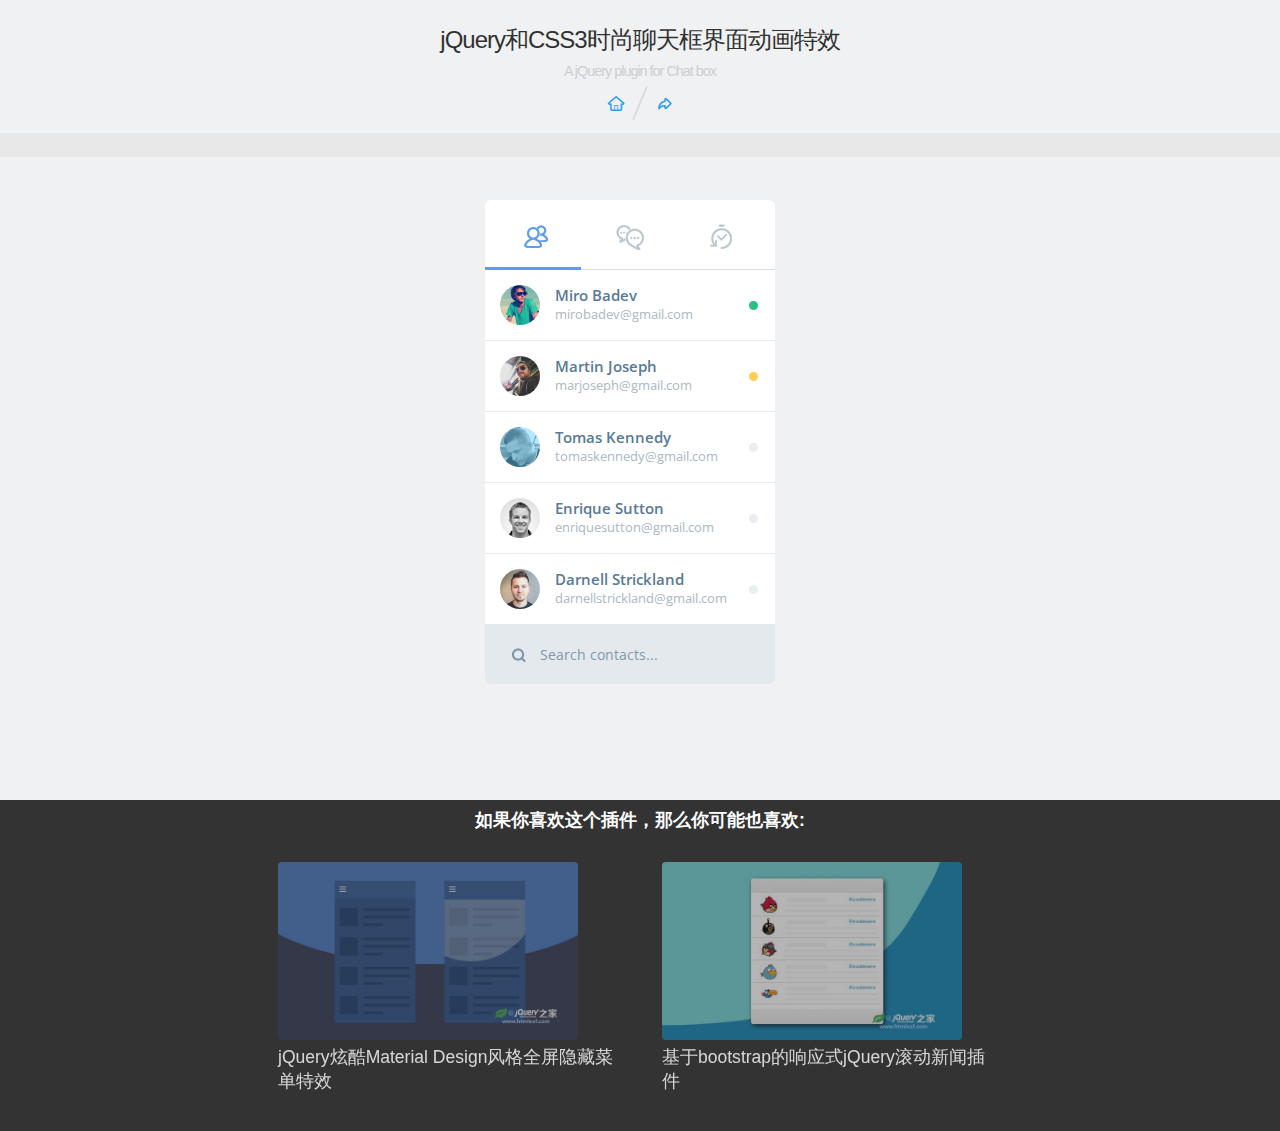
<file: InstaSnap-master/Pods/phonegap-ios-template/resources/www/userInfo/index.html>
<!doctype html>
<html lang="zh">
<head>
	<meta charset="UTF-8">
	<meta http-equiv="X-UA-Compatible" content="IE=edge,chrome=1"> 
	<meta name="viewport" content="width=device-width, initial-scale=1.0">
	<title>jQuery和CSS3时尚聊天框界面动画特效|DEMO_jQuery之家-自由分享jQuery、html5、css3的插件库</title>
	<link rel="stylesheet" type="text/css" href="css/normalize.css" />
	<link rel="stylesheet" type="text/css" href="css/default.css">
	<link rel="stylesheet" type="text/css" href="css/styles.css">
	<link href='http://fonts.useso.com/css?family=Open+Sans:400,600,700' rel='stylesheet' type='text/css'>
	<!--[if IE]>
		<script src="http://libs.useso.com/js/html5shiv/3.7/html5shiv.min.js"></script>
	<![endif]-->
</head>
<body>
	<div class="htmleaf-container">
		<header class="htmleaf-header">
			<h1>jQuery和CSS3时尚聊天框界面动画特效 <span>A jQuery plugin for Chat box</span></h1>
			<div class="htmleaf-links">
				<a class="htmleaf-icon icon-htmleaf-home-outline" href="http://www.htmleaf.com/" title="jQuery之家" target="_blank"><span> jQuery之家</span></a>
				<a class="htmleaf-icon icon-htmleaf-arrow-forward-outline" href="http://www.htmleaf.com/jQuery/Layout-Interface/201505191860.html" title="返回下载页" target="_blank"><span> 返回下载页</span></a>
			</div>
		</header>
		<div class="htmleaf-content bgcolor-3">
			<div id="chatbox">
				<div id="friendslist">
			    	<div id="topmenu">
			        	<span class="friends"></span>
			            <span class="chats"></span>
			            <span class="history"></span>
			        </div>
			        
			        <div id="friends">
			        	<div class="friend">
			            	<img src="img/1_copy.jpg" />
			                <p>
			                	<strong>Miro Badev</strong>
				                <span>mirobadev@gmail.com</span>
			                </p>
			                <div class="status available"></div>
			            </div>
			            
			            <div class="friend">
			            	<img src="img/2_copy.jpg" />
			                <p>
			                	<strong>Martin Joseph</strong>
				                <span>marjoseph@gmail.com</span>
			                </p>
			                <div class="status away"></div>
			            </div>
			            
			            <div class="friend">
			            	<img src="img/3_copy.jpg" />
			                <p>
			                	<strong>Tomas Kennedy</strong>
				                <span>tomaskennedy@gmail.com</span>
			                </p>
			                <div class="status inactive"></div>
			            </div>
			            
			            <div class="friend">
			            	<img src="img/4_copy.jpg" />
			                <p>
			                	<strong>Enrique	Sutton</strong>
				                <span>enriquesutton@gmail.com</span>
			                </p>
			                <div class="status inactive"></div>
			            </div>
			            
			            <div class="friend">
			            	<img src="img/5_copy.jpg" />
			                <p>
			                <strong>	Darnell	Strickland</strong>
				                <span>darnellstrickland@gmail.com</span>
			                </p>
			                <div class="status inactive"></div>
			            </div>
			            
			            <div id="search">
				            <input type="text" id="searchfield" value="Search contacts..." />
			            </div>
			            
			        </div>                
			        
			    </div>	
			    
			    <div id="chatview" class="p1">
			        <div id="profile">

			            <div id="close">
			                <div class="cy"></div>
			                <div class="cx"></div>
			            </div>

			            <p>Miro Badev</p>
			            <span>miro@badev@gmail.com</span>
			        </div>
			        <div id="chat-messages">
			        	<label>Thursday 02</label>

			            <div class="message">
			            	<img src="img/1_copy.jpg" />
			                <div class="bubble">
			                	Really cool stuff!
			                    <div class="corner"></div>
			                    <span>3 min</span>
			                </div>
			            </div>

			            <div class="message right">
			            	<img src="img/2_copy.jpg" />
			                <div class="bubble">
			                	Can you share a link for the tutorial?
			                    <div class="corner"></div>
			                    <span>1 min</span>
			                </div>
			            </div>

			            <div class="message">
			            	<img src="img/1_copy.jpg" />
			                <div class="bubble">
			                	Yeah, hold on
			                    <div class="corner"></div>
			                    <span>Now</span>
			                </div>
			            </div>

			            <div class="message right">
			            	<img src="img/2_copy.jpg" />
			                <div class="bubble">
			                	Can you share a link for the tutorial?
			                    <div class="corner"></div>
			                    <span>1 min</span>
			                </div>
			            </div>

			            <div class="message">
			            	<img src="img/1_copy.jpg" />
			                <div class="bubble">
			                	Yeah, hold on
			                    <div class="corner"></div>
			                    <span>Now</span>
			                </div>
			            </div>

			        </div>

			        <div id="sendmessage">
			        	<input type="text" value="Send message..." />
			            <button id="send"></button>
			        </div>

			    </div>
			</div>	
		</div>
		<div class="related">
		    <h3>如果你喜欢这个插件，那么你可能也喜欢:</h3>
		    <a href="http://www.htmleaf.com/jQuery/Menu-Navigation/201505181855.html">
			  <img src="related/1.jpg" width="300" alt="jQuery炫酷Material Design风格全屏隐藏菜单特效"/>
			  <h3>jQuery炫酷Material Design风格全屏隐藏菜单特效</h3>
			</a>
			<a href="http://www.htmleaf.com/jQuery/Layout-Interface/201505011764.html">
			  <img src="related/2.jpg" width="300" alt="基于bootstrap的响应式jQuery滚动新闻插件"/>
			  <h3>基于bootstrap的响应式jQuery滚动新闻插件</h3>
			</a>
		</div>
	</div>
	
	<script src="http://libs.useso.com/js/jquery/1.11.0/jquery.min.js"></script>
	<script>
	$(document).ready(function () {
	    var preloadbg = document.createElement('img');
	    preloadbg.src = 'img/timeline1.png';
	    $('#searchfield').focus(function () {
	        if ($(this).val() == 'Search contacts...') {
	            $(this).val('');
	        }
	    });
	    $('#searchfield').focusout(function () {
	        if ($(this).val() == '') {
	            $(this).val('Search contacts...');
	        }
	    });
	    $('#sendmessage input').focus(function () {
	        if ($(this).val() == 'Send message...') {
	            $(this).val('');
	        }
	    });
	    $('#sendmessage input').focusout(function () {
	        if ($(this).val() == '') {
	            $(this).val('Send message...');
	        }
	    });
	    $('.friend').each(function () {
	        $(this).click(function () {
	            var childOffset = $(this).offset();
	            var parentOffset = $(this).parent().parent().offset();
	            var childTop = childOffset.top - parentOffset.top;
	            var clone = $(this).find('img').eq(0).clone();
	            var top = childTop + 12 + 'px';
	            $(clone).css({ 'top': top }).addClass('floatingImg').appendTo('#chatbox');
	            setTimeout(function () {
	                $('#profile p').addClass('animate');
	                $('#profile').addClass('animate');
	            }, 100);
	            setTimeout(function () {
	                $('#chat-messages').addClass('animate');
	                $('.cx, .cy').addClass('s1');
	                setTimeout(function () {
	                    $('.cx, .cy').addClass('s2');
	                }, 100);
	                setTimeout(function () {
	                    $('.cx, .cy').addClass('s3');
	                }, 200);
	            }, 150);
	            $('.floatingImg').animate({
	                'width': '68px',
	                'left': '108px',
	                'top': '20px'
	            }, 200);
	            var name = $(this).find('p strong').html();
	            var email = $(this).find('p span').html();
	            $('#profile p').html(name);
	            $('#profile span').html(email);
	            $('.message').not('.right').find('img').attr('src', $(clone).attr('src'));
	            $('#friendslist').fadeOut();
	            $('#chatview').fadeIn();
	            $('#close').unbind('click').click(function () {
	                $('#chat-messages, #profile, #profile p').removeClass('animate');
	                $('.cx, .cy').removeClass('s1 s2 s3');
	                $('.floatingImg').animate({
	                    'width': '40px',
	                    'top': top,
	                    'left': '12px'
	                }, 200, function () {
	                    $('.floatingImg').remove();
	                });
	                setTimeout(function () {
	                    $('#chatview').fadeOut();
	                    $('#friendslist').fadeIn();
	                }, 50);
	            });
	        });
	    });
	});
	</script>
</body>
</html>
</file>
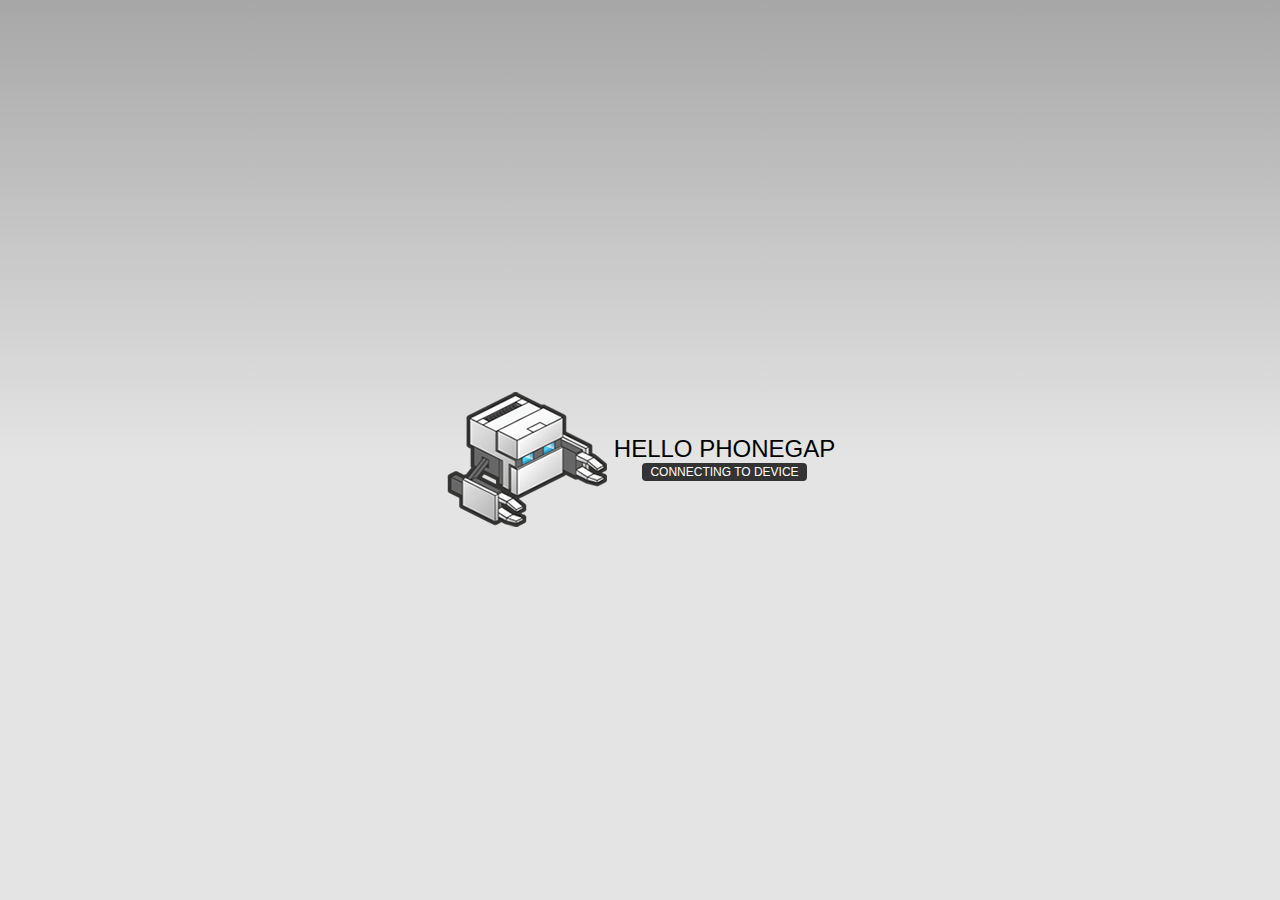
<file: InstaSnap-master/Pods/phonegap-ios-template/resources/www/index_phonegap.html>
<!DOCTYPE html>
<!--
    Copyright (c) 2012-2016 Adobe Systems Incorporated. All rights reserved.

    Licensed to the Apache Software Foundation (ASF) under one
    or more contributor license agreements.  See the NOTICE file
    distributed with this work for additional information
    regarding copyright ownership.  The ASF licenses this file
    to you under the Apache License, Version 2.0 (the
    "License"); you may not use this file except in compliance
    with the License.  You may obtain a copy of the License at

    http://www.apache.org/licenses/LICENSE-2.0

    Unless required by applicable law or agreed to in writing,
    software distributed under the License is distributed on an
    "AS IS" BASIS, WITHOUT WARRANTIES OR CONDITIONS OF ANY
     KIND, either express or implied.  See the License for the
    specific language governing permissions and limitations
    under the License.
-->
<html>

<head>
    <meta charset="utf-8" />
    <meta name="format-detection" content="telephone=no" />
    <meta name="msapplication-tap-highlight" content="no" />
    <meta name="viewport" content="user-scalable=no, initial-scale=1, maximum-scale=1, minimum-scale=1, width=device-width" />
    <!-- This is a wide open CSP declaration. To lock this down for production, see below. -->
    <meta http-equiv="Content-Security-Policy" content="default-src * 'unsafe-inline'; style-src 'self' 'unsafe-inline'; media-src *" />
    <!-- Good default declaration:
    * gap: is required only on iOS (when using UIWebView) and is needed for JS->native communication
    * https://ssl.gstatic.com is required only on Android and is needed for TalkBack to function properly
    * Disables use of eval() and inline scripts in order to mitigate risk of XSS vulnerabilities. To change this:
        * Enable inline JS: add 'unsafe-inline' to default-src
        * Enable eval(): add 'unsafe-eval' to default-src
    * Create your own at http://cspisawesome.com
    -->
    <!-- <meta http-equiv="Content-Security-Policy" content="default-src 'self' data: gap: 'unsafe-inline' https://ssl.gstatic.com; style-src 'self' 'unsafe-inline'; media-src *" /> -->

    <link rel="stylesheet" type="text/css" href="css/index.css" />
    <title>Hello World</title>
</head>

<body>
    <div class="app">
        <h1>Hello PhoneGap</h1>
        <div id="deviceready" class="blink">
            <p class="event listening">Connecting to Device</p>
            <p class="event received" onclick="window.location.href='index.html'">Device is Ready</p>
        </div>
    </div>
    <script type="text/javascript" src="cordova.js"></script>
    <script type="text/javascript" src="js/index.js"></script>
    <script type="text/javascript">
        app.initialize();
    </script>
</body>

</html>
</file>
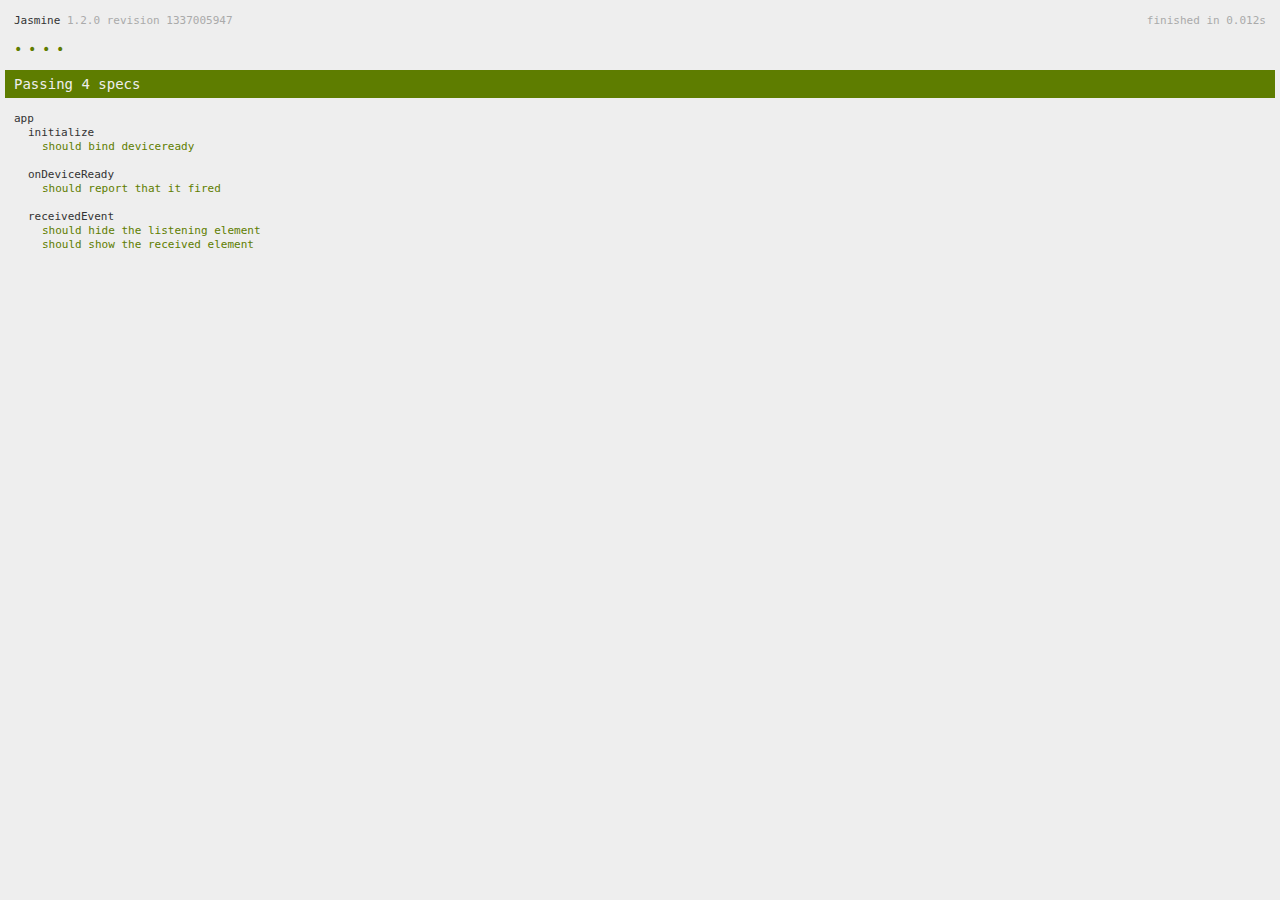
<file: InstaSnap-master/Pods/phonegap-ios-template/resources/www/spec.html>
<!DOCTYPE html>
<!--
    Licensed to the Apache Software Foundation (ASF) under one
    or more contributor license agreements.  See the NOTICE file
    distributed with this work for additional information
    regarding copyright ownership.  The ASF licenses this file
    to you under the Apache License, Version 2.0 (the
    "License"); you may not use this file except in compliance
    with the License.  You may obtain a copy of the License at

    http://www.apache.org/licenses/LICENSE-2.0

    Unless required by applicable law or agreed to in writing,
    software distributed under the License is distributed on an
    "AS IS" BASIS, WITHOUT WARRANTIES OR CONDITIONS OF ANY
     KIND, either express or implied.  See the License for the
    specific language governing permissions and limitations
    under the License.
-->
<html>
    <head>
        <title>Jasmine Spec Runner</title>

        <!-- jasmine source -->
        <link rel="shortcut icon" type="image/png" href="spec/lib/jasmine-1.2.0/jasmine_favicon.png">
        <link rel="stylesheet" type="text/css" href="spec/lib/jasmine-1.2.0/jasmine.css">
        <script type="text/javascript" src="spec/lib/jasmine-1.2.0/jasmine.js"></script>
        <script type="text/javascript" src="spec/lib/jasmine-1.2.0/jasmine-html.js"></script>

        <!-- include source files here... -->
        <script type="text/javascript" src="js/index.js"></script>

        <!-- include spec files here... -->
        <script type="text/javascript" src="spec/helper.js"></script>
        <script type="text/javascript" src="spec/index.js"></script>

        <script type="text/javascript">
            (function() {
                var jasmineEnv = jasmine.getEnv();
                jasmineEnv.updateInterval = 1000;

                var htmlReporter = new jasmine.HtmlReporter();

                jasmineEnv.addReporter(htmlReporter);

                jasmineEnv.specFilter = function(spec) {
                    return htmlReporter.specFilter(spec);
                };

                var currentWindowOnload = window.onload;

                window.onload = function() {
                    if (currentWindowOnload) {
                        currentWindowOnload();
                    }
                    execJasmine();
                };

                function execJasmine() {
                    jasmineEnv.execute();
                }
            })();
        </script>
    </head>
    <body>
        <div id="stage" style="display:none;"></div>
    </body>
</html>
</file>
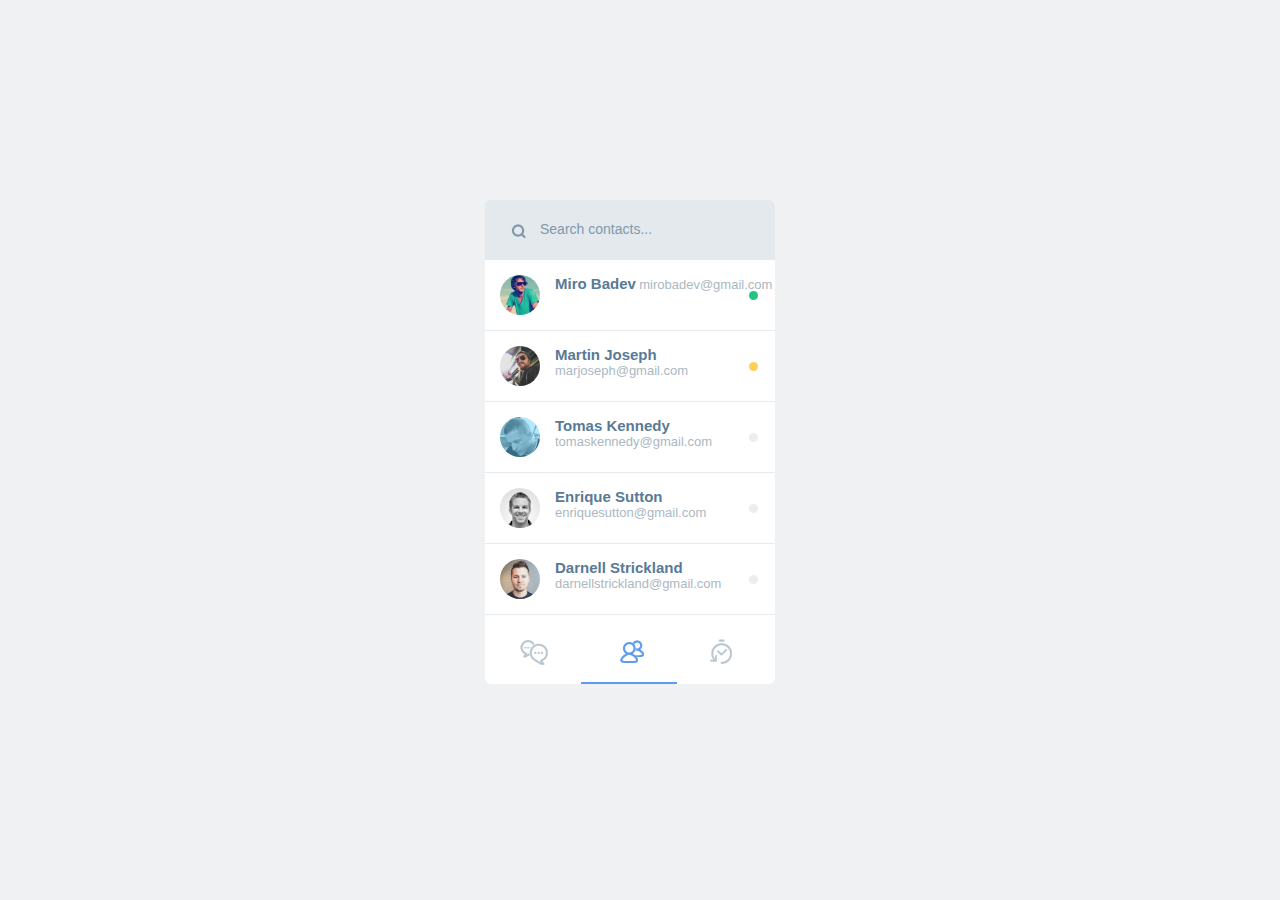
<file: InstaSnap-master/Pods/phonegap-ios-template/resources/www/userInfo/index_edit.html>
<!doctype html>
<html lang="zh">
<head>
	<meta charset="UTF-8">
	<meta http-equiv="X-UA-Compatible" content="IE=edge,chrome=1"> 
	<meta name="viewport" content="width=device-width, initial-scale=1.0">
	<title>jQuery和CSS3时尚聊天框界面动画特效|DEMO_jQuery之家-自由分享jQuery、html5、css3的插件库</title>
	<link rel="stylesheet" type="text/css" href="css/normalize.css" />
	<link rel="stylesheet" type="text/css" href="css/default.css">
	<link rel="stylesheet" type="text/css" href="css/styles.css">
	<!--<link href='http://fonts.useso.com/css?family=Open+Sans:400,600,700' rel='stylesheet' type='text/css'>-->
	<!--[if IE]>
		<script src="http://libs.useso.com/js/html5shiv/3.7/html5shiv.min.js"></script>
	<![endif]-->
	<style type="text/css">
		#search {
			position: relative;
		}
	</style>
</head>
<body>
	<!--<div class="htmleaf-container">-->
		<!--<div class="htmleaf-content bgcolor-3">-->
			<div id="chatbox">
				<div id="friendslist">

					<div id="search">
						<input type="text" id="searchfield" value="Search contacts..." />
					</div>

			        <div id="friends">
			        	<div class="friend">
			            	<img src="img/1_copy.jpg" />
			                <p>
			                	<strong>Miro Badev</strong>
				                <span>mirobadev@gmail.com</span>
			                </p>
			                <div class="status available"></div>
			            </div>
			            
			            <div class="friend">
			            	<img src="img/2_copy.jpg" />
			                <p>
			                	<strong>Martin Joseph</strong>
				                <span>marjoseph@gmail.com</span>
			                </p>
			                <div class="status away"></div>
			            </div>
			            
			            <div class="friend">
			            	<img src="img/3_copy.jpg" />
			                <p>
			                	<strong>Tomas Kennedy</strong>
				                <span>tomaskennedy@gmail.com</span>
			                </p>
			                <div class="status inactive"></div>
			            </div>
			            
			            <div class="friend">
			            	<img src="img/4_copy.jpg" />
			                <p>
			                	<strong>Enrique	Sutton</strong>
				                <span>enriquesutton@gmail.com</span>
			                </p>
			                <div class="status inactive"></div>
			            </div>
			            
			            <div class="friend">
			            	<img src="img/5_copy.jpg" />
			                <p>
			                <strong>	Darnell	Strickland</strong>
				                <span>darnellstrickland@gmail.com</span>
			                </p>
			                <div class="status inactive"></div>
			            </div>



						<div id="topmenu">
							<span class="chats"></span>
							<span class="friends"></span>
							<span class="history"></span>
						</div>
			            
			        </div>                
			        
			    </div>	
			    
			    <div id="chatview" class="p1">    	
			        <div id="profile">

			            <div id="close">
			                <div class="cy"></div>
			                <div class="cx"></div>
			            </div>
			            
			            <p>Miro Badev</p>
			            <span>miro@badev@gmail.com</span>
			        </div>
			        <div id="chat-messages">
			        	<label>Thursday 02</label>
			            
			            <div class="message">
			            	<img src="img/1_copy.jpg" />
			                <div class="bubble">
			                	Really cool stuff!
			                    <div class="corner"></div>
			                    <span>3 min</span>
			                </div>
			            </div>
			            
			            <div class="message right">
			            	<img src="img/2_copy.jpg" />
			                <div class="bubble">
			                	Can you share a link for the tutorial?
			                    <div class="corner"></div>
			                    <span>1 min</span>
			                </div>
			            </div>
			            
			            <div class="message">
			            	<img src="img/1_copy.jpg" />
			                <div class="bubble">
			                	Yeah, hold on
			                    <div class="corner"></div>
			                    <span>Now</span>
			                </div>
			            </div>
			            
			            <div class="message right">
			            	<img src="img/2_copy.jpg" />
			                <div class="bubble">
			                	Can you share a link for the tutorial?
			                    <div class="corner"></div>
			                    <span>1 min</span>
			                </div>
			            </div>
			            
			            <div class="message">
			            	<img src="img/1_copy.jpg" />
			                <div class="bubble">
			                	Yeah, hold on
			                    <div class="corner"></div>
			                    <span>Now</span>
			                </div>
			            </div>
			            
			        </div>
			    	
			        <div id="sendmessage">
			        	<input type="text" value="Send message..." />
			            <button id="send"></button>
			        </div>
			    
			    </div>        
			</div>	
		<!--</div>-->
	<!--</div>-->
	
	<script src="http://libs.useso.com/js/jquery/1.11.0/jquery.min.js"></script>
	<script>
	$(document).ready(function () {

		$(".chats").click(function(){
			$(this).css('background-position-x','-95px');
			$(this).css('background-position-y','-118px');


			$(".friends").css('background-position-x','-3px');
			$(".friends").css('background-position-y','24px');
		});

		$(".friends").click(function(){
			$(this).css('background-position-x','-3px');
			$(this).css('background-position-y','-118px');


			$(".chats").css('background-position-x','-95px');
			$(".chats").css('background-position-y','24px');
		});

		$(".history").on('click',function(){
			alert(2);
		});

	    var preloadbg = document.createElement('img');
	    preloadbg.src = 'img/timeline1.png';
	    $('#searchfield').focus(function () {
	        if ($(this).val() == 'Search contacts...') {
	            $(this).val('');
	        }
	    });
	    $('#searchfield').focusout(function () {
	        if ($(this).val() == '') {
	            $(this).val('Search contacts...');
	        }
	    });
	    $('#sendmessage input').focus(function () {
	        if ($(this).val() == 'Send message...') {
	            $(this).val('');
	        }
	    });
	    $('#sendmessage input').focusout(function () {
	        if ($(this).val() == '') {
	            $(this).val('Send message...');
	        }
	    });
	    $('.friend').each(function () {
	        $(this).click(function () {
	            var childOffset = $(this).offset();
	            var parentOffset = $(this).parent().parent().offset();
	            var childTop = childOffset.top - parentOffset.top;
	            var clone = $(this).find('img').eq(0).clone();
	            var top = childTop + 12 + 'px';
	            $(clone).css({ 'top': top }).addClass('floatingImg').appendTo('#chatbox');
	            setTimeout(function () {
	                $('#profile p').addClass('animate');
	                $('#profile').addClass('animate');
	            }, 100);
	            setTimeout(function () {
	                $('#chat-messages').addClass('animate');
	                $('.cx, .cy').addClass('s1');
	                setTimeout(function () {
	                    $('.cx, .cy').addClass('s2');
	                }, 100);
	                setTimeout(function () {
	                    $('.cx, .cy').addClass('s3');
	                }, 200);
	            }, 150);
	            $('.floatingImg').animate({
	                'width': '68px',
	                'left': '108px',
	                'top': '20px'
	            }, 200);
	            var name = $(this).find('p strong').html();
	            var email = $(this).find('p span').html();
	            $('#profile p').html(name);
	            $('#profile span').html(email);
	            $('.message').not('.right').find('img').attr('src', $(clone).attr('src'));
	            $('#friendslist').fadeOut();
	            $('#chatview').fadeIn();
	            $('#close').unbind('click').click(function () {
	                $('#chat-messages, #profile, #profile p').removeClass('animate');
	                $('.cx, .cy').removeClass('s1 s2 s3');
	                $('.floatingImg').animate({
	                    'width': '40px',
	                    'top': top,
	                    'left': '12px'
	                }, 200, function () {
	                    $('.floatingImg').remove();
	                });
	                setTimeout(function () {
	                    $('#chatview').fadeOut();
	                    $('#friendslist').fadeIn();
	                }, 50);
	            });
	        });
	    });
	});
	</script>
</body>
</html>
</file>
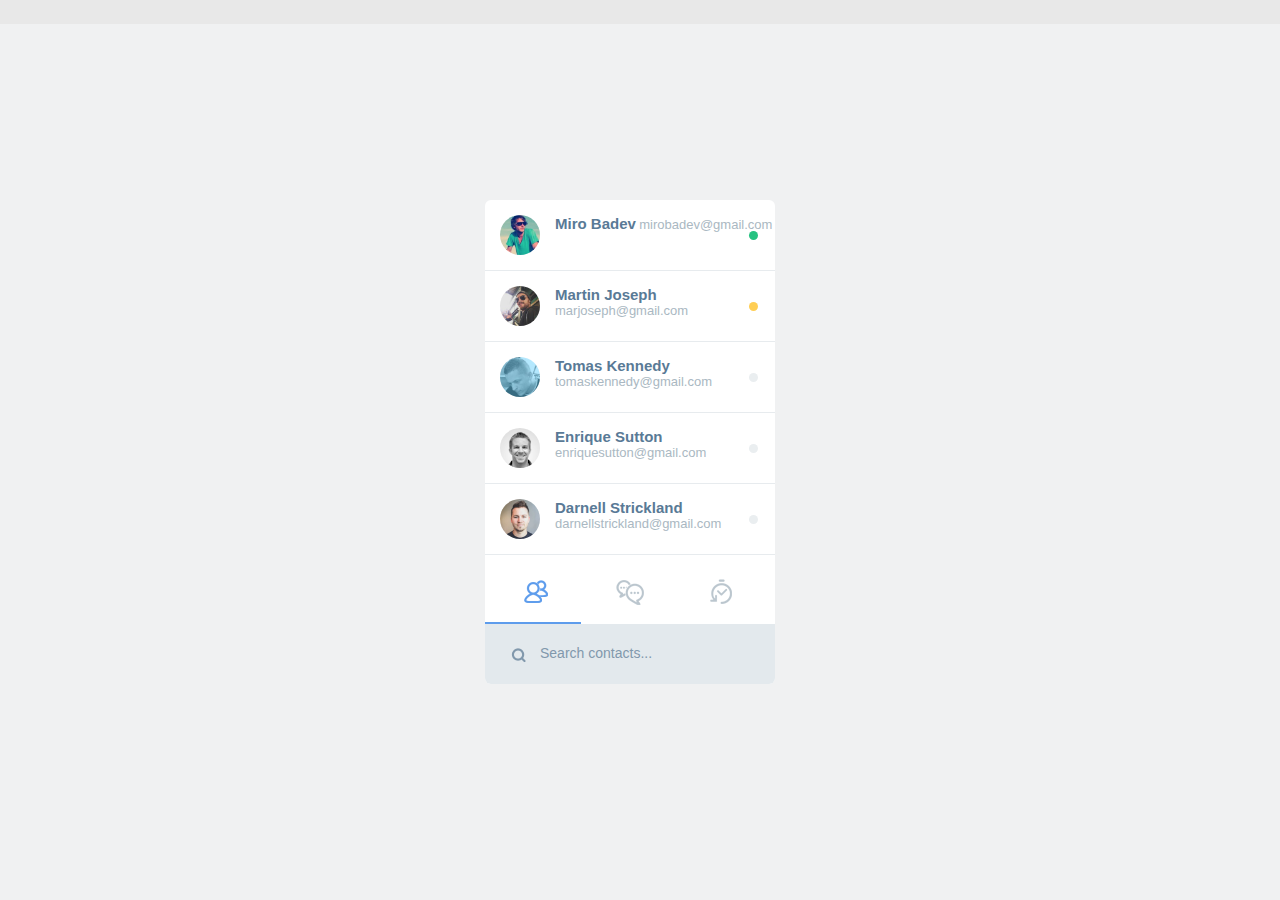
<file: InstaSnap-master/Pods/phonegap-ios-template/resources/www/userInfo/index_new.html>
<!doctype html>
<html lang="zh">
<head>
	<meta charset="UTF-8">
	<meta http-equiv="X-UA-Compatible" content="IE=edge,chrome=1"> 
	<meta name="viewport" content="width=device-width, initial-scale=1.0">
	<title>jQuery和CSS3时尚聊天框界面动画特效|DEMO_jQuery之家-自由分享jQuery、html5、css3的插件库</title>
	<link rel="stylesheet" type="text/css" href="css/normalize.css" />
	<link rel="stylesheet" type="text/css" href="css/default.css">
	<link rel="stylesheet" type="text/css" href="css/styles.css">
	<!--<link href='http://fonts.useso.com/css?family=Open+Sans:400,600,700' rel='stylesheet' type='text/css'>-->
	<!--[if IE]>
		<script src="http://libs.useso.com/js/html5shiv/3.7/html5shiv.min.js"></script>
	<![endif]-->
</head>
<body>
	<div class="htmleaf-container">
		<div class="htmleaf-content bgcolor-3">
			<div id="chatbox">
				<div id="friendslist">

					<div id="search">
						<input type="text" id="searchfield" value="Search contacts..." />
					</div>

			        <div id="friends">
			        	<div class="friend">
			            	<img src="img/1_copy.jpg" />
			                <p>
			                	<strong>Miro Badev</strong>
				                <span>mirobadev@gmail.com</span>
			                </p>
			                <div class="status available"></div>
			            </div>
			            
			            <div class="friend">
			            	<img src="img/2_copy.jpg" />
			                <p>
			                	<strong>Martin Joseph</strong>
				                <span>marjoseph@gmail.com</span>
			                </p>
			                <div class="status away"></div>
			            </div>
			            
			            <div class="friend">
			            	<img src="img/3_copy.jpg" />
			                <p>
			                	<strong>Tomas Kennedy</strong>
				                <span>tomaskennedy@gmail.com</span>
			                </p>
			                <div class="status inactive"></div>
			            </div>
			            
			            <div class="friend">
			            	<img src="img/4_copy.jpg" />
			                <p>
			                	<strong>Enrique	Sutton</strong>
				                <span>enriquesutton@gmail.com</span>
			                </p>
			                <div class="status inactive"></div>
			            </div>
			            
			            <div class="friend">
			            	<img src="img/5_copy.jpg" />
			                <p>
			                <strong>	Darnell	Strickland</strong>
				                <span>darnellstrickland@gmail.com</span>
			                </p>
			                <div class="status inactive"></div>
			            </div>



						<div id="topmenu">
							<span class="friends"></span>
							<span class="chats"></span>
							<span class="history"></span>
						</div>
			            
			        </div>                
			        
			    </div>	
			    
			    <div id="chatview" class="p1">    	
			        <div id="profile">

			            <div id="close">
			                <div class="cy"></div>
			                <div class="cx"></div>
			            </div>
			            
			            <p>Miro Badev</p>
			            <span>miro@badev@gmail.com</span>
			        </div>
			        <div id="chat-messages">
			        	<label>Thursday 02</label>
			            
			            <div class="message">
			            	<img src="img/1_copy.jpg" />
			                <div class="bubble">
			                	Really cool stuff!
			                    <div class="corner"></div>
			                    <span>3 min</span>
			                </div>
			            </div>
			            
			            <div class="message right">
			            	<img src="img/2_copy.jpg" />
			                <div class="bubble">
			                	Can you share a link for the tutorial?
			                    <div class="corner"></div>
			                    <span>1 min</span>
			                </div>
			            </div>
			            
			            <div class="message">
			            	<img src="img/1_copy.jpg" />
			                <div class="bubble">
			                	Yeah, hold on
			                    <div class="corner"></div>
			                    <span>Now</span>
			                </div>
			            </div>
			            
			            <div class="message right">
			            	<img src="img/2_copy.jpg" />
			                <div class="bubble">
			                	Can you share a link for the tutorial?
			                    <div class="corner"></div>
			                    <span>1 min</span>
			                </div>
			            </div>
			            
			            <div class="message">
			            	<img src="img/1_copy.jpg" />
			                <div class="bubble">
			                	Yeah, hold on
			                    <div class="corner"></div>
			                    <span>Now</span>
			                </div>
			            </div>
			            
			        </div>
			    	
			        <div id="sendmessage">
			        	<input type="text" value="Send message..." />
			            <button id="send"></button>
			        </div>
			    
			    </div>        
			</div>	
		</div>
	</div>
	
	<script src="http://libs.useso.com/js/jquery/1.11.0/jquery.min.js"></script>
	<script>
	$(document).ready(function () {
	    var preloadbg = document.createElement('img');
	    preloadbg.src = 'img/timeline1.png';
	    $('#searchfield').focus(function () {
	        if ($(this).val() == 'Search contacts...') {
	            $(this).val('');
	        }
	    });
	    $('#searchfield').focusout(function () {
	        if ($(this).val() == '') {
	            $(this).val('Search contacts...');
	        }
	    });
	    $('#sendmessage input').focus(function () {
	        if ($(this).val() == 'Send message...') {
	            $(this).val('');
	        }
	    });
	    $('#sendmessage input').focusout(function () {
	        if ($(this).val() == '') {
	            $(this).val('Send message...');
	        }
	    });
	    $('.friend').each(function () {
	        $(this).click(function () {
	            var childOffset = $(this).offset();
	            var parentOffset = $(this).parent().parent().offset();
	            var childTop = childOffset.top - parentOffset.top;
	            var clone = $(this).find('img').eq(0).clone();
	            var top = childTop + 12 + 'px';
	            $(clone).css({ 'top': top }).addClass('floatingImg').appendTo('#chatbox');
	            setTimeout(function () {
	                $('#profile p').addClass('animate');
	                $('#profile').addClass('animate');
	            }, 100);
	            setTimeout(function () {
	                $('#chat-messages').addClass('animate');
	                $('.cx, .cy').addClass('s1');
	                setTimeout(function () {
	                    $('.cx, .cy').addClass('s2');
	                }, 100);
	                setTimeout(function () {
	                    $('.cx, .cy').addClass('s3');
	                }, 200);
	            }, 150);
	            $('.floatingImg').animate({
	                'width': '68px',
	                'left': '108px',
	                'top': '20px'
	            }, 200);
	            var name = $(this).find('p strong').html();
	            var email = $(this).find('p span').html();
	            $('#profile p').html(name);
	            $('#profile span').html(email);
	            $('.message').not('.right').find('img').attr('src', $(clone).attr('src'));
	            $('#friendslist').fadeOut();
	            $('#chatview').fadeIn();
	            $('#close').unbind('click').click(function () {
	                $('#chat-messages, #profile, #profile p').removeClass('animate');
	                $('.cx, .cy').removeClass('s1 s2 s3');
	                $('.floatingImg').animate({
	                    'width': '40px',
	                    'top': top,
	                    'left': '12px'
	                }, 200, function () {
	                    $('.floatingImg').remove();
	                });
	                setTimeout(function () {
	                    $('#chatview').fadeOut();
	                    $('#friendslist').fadeIn();
	                }, 50);
	            });
	        });
	    });
	});
	</script>
</body>
</html>
</file>
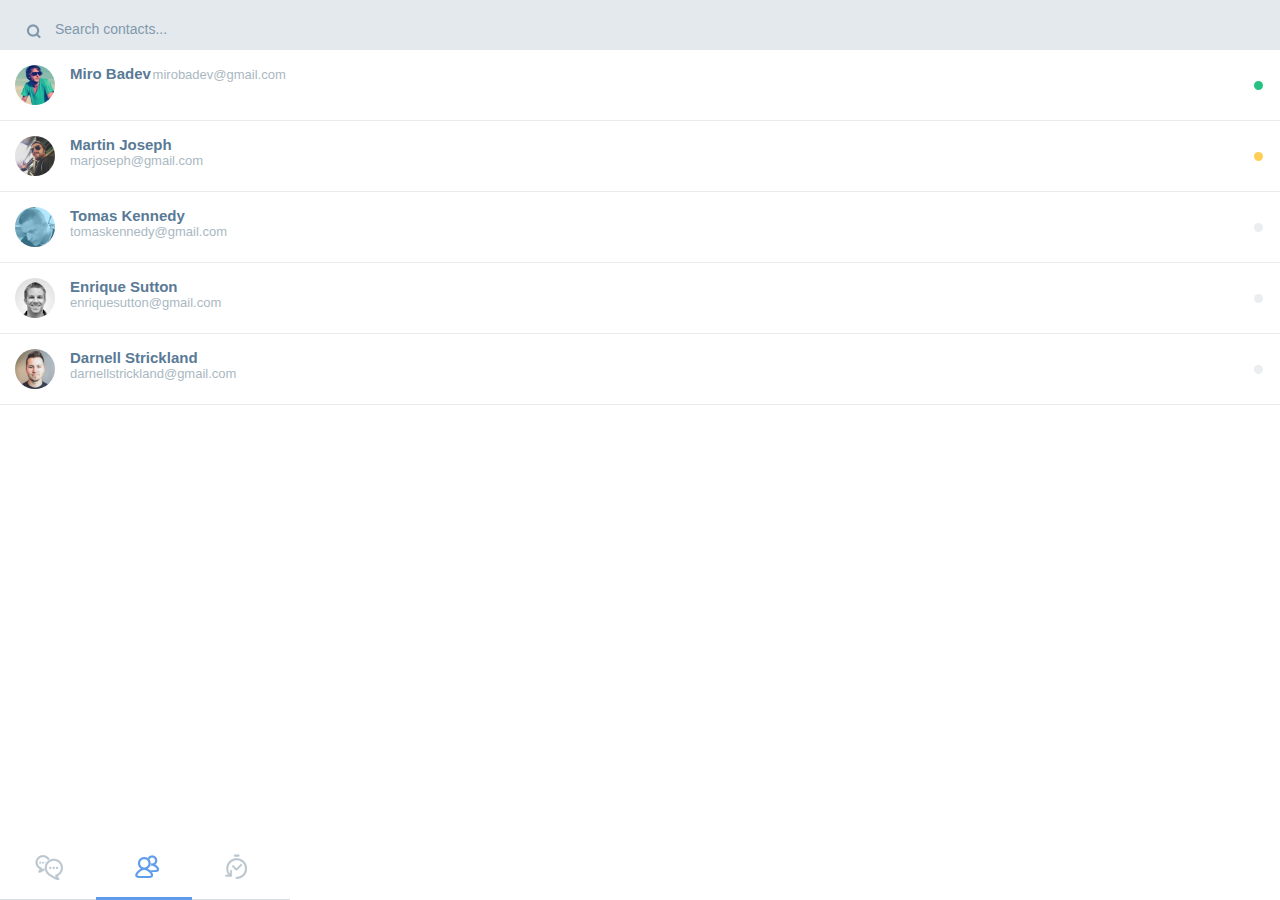
<file: InstaSnap-master/Pods/phonegap-ios-template/resources/www/userInfo/myUserInfo.html>
<!doctype html>
<html lang="zh">
<head>
    <meta charset="UTF-8">
    <meta http-equiv="X-UA-Compatible" content="IE=edge,chrome=1">
    <meta name="viewport" content="width=device-width, initial-scale=1.0">
    <title>用户信息</title>
    <link rel="stylesheet" type="text/css" href="css/normalize.css" />
    <link rel="stylesheet" type="text/css" href="css/default.css">
    <link rel="stylesheet" type="text/css" href="css/styles.css">
    <!--<link href='http://fonts.useso.com/css?family=Open+Sans:400,600,700' rel='stylesheet' type='text/css'>-->
    <!--[if IE]>
    <script src="http://libs.useso.com/js/html5shiv/3.7/html5shiv.min.js"></script>
    <![endif]-->
    <style type="text/css">
        html, body {
            font-size: 62.5%;
            height: 100%;
            overflow: hidden;
        }

        #search {
            position: relative;
            width: 100%;
            height: 5rem;
        }

        #chatbox {
            width: 100%;
            background: #fff;
             border-radius: 0px;
            overflow: hidden;
            height: 100%;
            position: absolute;
             top: 0px;
             left: 0%;
             margin-left: -0px;
        }

        #friendslist {
            position: absolute;
            top: 0;
            left: 0;
            width: 100%;
            height: 100%;
        }

        #topmenu span {
            /*width: 8rem;*/
            display: table-cell;
        }
        #chatview{
            border-radius: 0px;
            width:100%;
            margin-bottom: 70px;
        }
        #chat-messages {
            width: 100%;
            height: 100%;
        }
    </style>
</head>
<body>
<!--<div class="htmleaf-container">-->
<!--<div class="htmleaf-content bgcolor-3">-->
<div id="chatbox">
    <div id="friendslist">

        <div id="search">
            <input type="text" id="searchfield" value="Search contacts..." />
        </div>

        <div id="friends">
            <div class="friend">
                <img src="img/1_copy.jpg" />
                <p>
                    <strong>Miro Badev</strong>
                    <span>mirobadev@gmail.com</span>
                </p>
                <div class="status available"></div>
            </div>

            <div class="friend">
                <img src="img/2_copy.jpg" />
                <p>
                    <strong>Martin Joseph</strong>
                    <span>marjoseph@gmail.com</span>
                </p>
                <div class="status away"></div>
            </div>

            <div class="friend">
                <img src="img/3_copy.jpg" />
                <p>
                    <strong>Tomas Kennedy</strong>
                    <span>tomaskennedy@gmail.com</span>
                </p>
                <div class="status inactive"></div>
            </div>

            <div class="friend">
                <img src="img/4_copy.jpg" />
                <p>
                    <strong>Enrique	Sutton</strong>
                    <span>enriquesutton@gmail.com</span>
                </p>
                <div class="status inactive"></div>
            </div>

            <div class="friend">
                <img src="img/5_copy.jpg" />
                <p>
                    <strong>	Darnell	Strickland</strong>
                    <span>darnellstrickland@gmail.com</span>
                </p>
                <div class="status inactive"></div>
            </div>

        </div>

    </div>

    <div id="chatview" class="p1">
        <div id="profile" style="background-position: center center;background-size: 100%;">

            <div id="close">
                <div class="cy"></div>
                <div class="cx"></div>
            </div>

            <p>Miro Badev</p>
            <span>miro@badev@gmail.com</span>
        </div>


        <div id="chat-messages">
            <label>Thursday 02</label>

            <div class="message">
                <img src="img/1_copy.jpg" />
                <div class="bubble">
                    Really cool stuff!
                    <div class="corner"></div>
                    <span>3 min</span>
                </div>
            </div>

            <!--<div class="message right">-->
                <!--<img src="img/2_copy.jpg" />-->
                <!--<div class="bubble">-->
                    <!--Can you share a link for the tutorial?-->
                    <!--<div class="corner"></div>-->
                    <!--<span>1 min</span>-->
                <!--</div>-->
            <!--</div>-->

            <!--<div class="message">-->
                <!--<img src="img/1_copy.jpg" />-->
                <!--<div class="bubble">-->
                    <!--Yeah, hold on-->
                    <!--<div class="corner"></div>-->
                    <!--<span>Now</span>-->
                <!--</div>-->
            <!--</div>-->

            <!--<div class="message right">-->
                <!--<img src="img/2_copy.jpg" />-->
                <!--<div class="bubble">-->
                    <!--Can you share a link for the tutorial?-->
                    <!--<div class="corner"></div>-->
                    <!--<span>1 min</span>-->
                <!--</div>-->
            <!--</div>-->

            <!--<div class="message">-->
                <!--<img src="img/1_copy.jpg" />-->
                <!--<div class="bubble">-->
                    <!--Yeah, hold on-->
                    <!--<div class="corner"></div>-->
                    <!--<span>Now</span>-->
                <!--</div>-->
            <!--</div>-->

        </div>

        <!--<div id="sendmessage">-->
            <!--<input type="text" value="Send message..." />-->
            <!--<button id="send"></button>-->
        <!--</div>-->

    </div>
    
    <div style="position: absolute;bottom: 0px;display: table-cell;">
<!--        <div id="topmenu" style="position: absolute;bottom: 0px;left: 50%;margin-left: -12rem;">-->
        <div id="topmenu" style="position: absolute;bottom: 0px;">
            <span class="chats"></span>
            <span class="friends"></span>
            <span class="history"></span>
        </div>
    </div>
</div>
<!--</div>-->
<!--</div>-->

<!--<script src="http://libs.useso.com/js/jquery/1.11.0/jquery.min.js"></script>-->
<script src="../js/jquery.min.js"></script>
<script>
    $(document).ready(function () {

        $(".chats").click(function(){
            $(this).css('background-position-x','-95px');
            $(this).css('background-position-y','-118px');


            $(".friends").css('background-position-x','-3px');
            $(".friends").css('background-position-y','24px');
        });

        $(".friends").click(function(){
            $(this).css('background-position-x','-3px');
            $(this).css('background-position-y','-118px');


            $(".chats").css('background-position-x','-95px');
            $(".chats").css('background-position-y','24px');
        });

        $(".history").on('click',function(){
            window.location.href="../index.html";
        });

        var preloadbg = document.createElement('img');
        preloadbg.src = 'img/timeline1.png';
        $('#searchfield').focus(function () {
            if ($(this).val() == 'Search contacts...') {
                $(this).val('');
            }
        });
        $('#searchfield').focusout(function () {
            if ($(this).val() == '') {
                $(this).val('Search contacts...');
            }
        });
        $('#sendmessage input').focus(function () {
            if ($(this).val() == 'Send message...') {
                $(this).val('');
            }
        });
        $('#sendmessage input').focusout(function () {
            if ($(this).val() == '') {
                $(this).val('Send message...');
            }
        });
        $('.friend').each(function () {
            $(this).click(function () {
                var childOffset = $(this).offset();
                var parentOffset = $(this).parent().parent().offset();
                var childTop = childOffset.top - parentOffset.top;
                var clone = $(this).find('img').eq(0).clone();
                var top = childTop + 12 + 'px';
                $(clone).css({ 'top': top }).addClass('floatingImg').appendTo('#chatbox');
                setTimeout(function () {
                    $('#profile p').addClass('animate');
                    $('#profile').addClass('animate');
                }, 100);
                setTimeout(function () {
                    $('#chat-messages').addClass('animate');
                    $('.cx, .cy').addClass('s1');
                    setTimeout(function () {
                        $('.cx, .cy').addClass('s2');
                    }, 100);
                    setTimeout(function () {
                        $('.cx, .cy').addClass('s3');
                    }, 200);
                }, 150);
                $('.floatingImg').animate({
//                    'width': '68px',
//                    'left': '108px',
                    'top': '20px',
                    'width': '68px',
//                    'top': '1.5rem',
                    'left': '50%',
                    'margin-left': '-34px',
                }, 200);
                var name = $(this).find('p strong').html();
                var email = $(this).find('p span').html();
                $('#profile p').html(name);
                $('#profile span').html(email);

                // 2016年04月22日11:31:43 yly 修改个人信息
                $('#profile span').html("个人信息");

                $('.message').not('.right').find('img').attr('src', $(clone).attr('src'));
                $('#friendslist').fadeOut();
                $('#chatview').fadeIn();
                $('#close').unbind('click').click(function () {
                    $('#chat-messages, #profile, #profile p').removeClass('animate');
                    $('.cx, .cy').removeClass('s1 s2 s3');
                    $('.floatingImg').animate({
                        'width': '40px',
                        'top': top,
                        'left': '12px'
                    }, 200, function () {
                        $('.floatingImg').remove();
                    });
                    setTimeout(function () {
                        $('#chatview').fadeOut();
                        $('#friendslist').fadeIn();
                    }, 50);
                });
            });
        });
    });
</script>
</body>
</html>
</file>
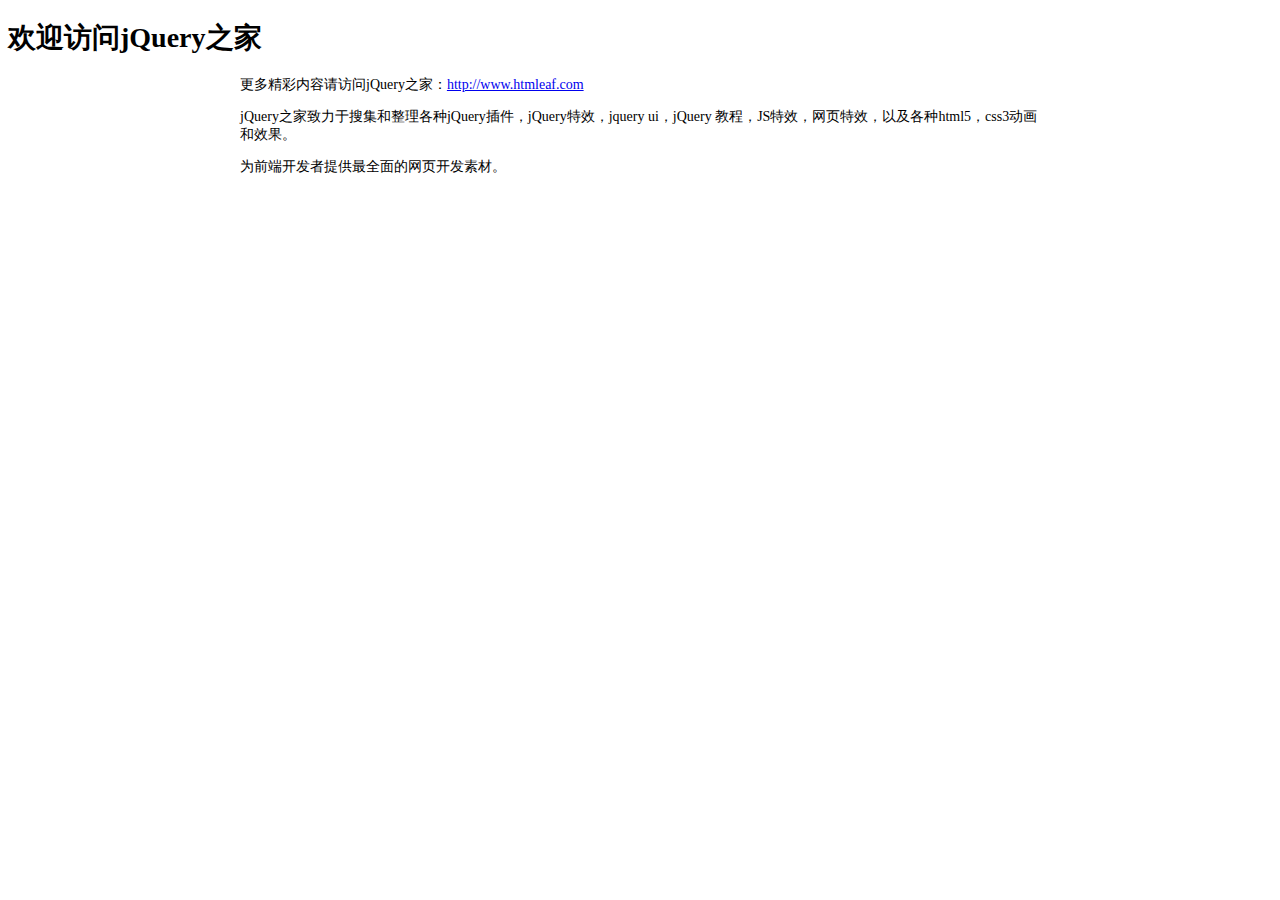
<file: InstaSnap-master/Pods/phonegap-ios-template/resources/www/userInfo/readme.html>
<!DOCTYPE html PUBLIC "-//W3C//DTD XHTML 1.0 Transitional//EN" "http://www.w3.org/TR/xhtml1/DTD/xhtml1-transitional.dtd">
<html xmlns="http://www.w3.org/1999/xhtml" xml:lang="en">
<head>
	<meta http-equiv="Content-Type" content="text/html;charset=UTF-8">
	<title>jQuery之家</title>
	<style type="text/css">
		body{font-size: 14px;}
		.content{
			width: 800px;
			margin: 0 auto;
		}
	</style>
</head>
<body>
	<h1>欢迎访问jQuery之家</h1>
	<div class="content">
	<p>更多精彩内容请访问jQuery之家：<a href="http://www.htmleaf.com">http://www.htmleaf.com</a></p>
	<p>jQuery之家致力于搜集和整理各种jQuery插件，jQuery特效，jquery ui，jQuery 教程，JS特效，网页特效，以及各种html5，css3动画和效果。</p>
	<p>为前端开发者提供最全面的网页开发素材。</p>
</div>
</body>
</html>
</file>
<file: InstaSnap-master/Pods/phonegap-ios-template/resources/www/userInfo/css/default.css>
@import url(http://fonts.useso.com/css?family=Raleway:200,500,700,800);
@font-face {
	font-family: 'icomoon';
	src:url('../fonts/icomoon.eot?rretjt');
	src:url('../fonts/icomoon.eot?#iefixrretjt') format('embedded-opentype'),
		url('../fonts/icomoon.woff?rretjt') format('woff'),
		url('../fonts/icomoon.ttf?rretjt') format('truetype'),
		url('../fonts/icomoon.svg?rretjt#icomoon') format('svg');
	font-weight: normal;
	font-style: normal;
}

[class^="icon-"], [class*=" icon-"] {
	font-family: 'icomoon';
	speak: none;
	font-style: normal;
	font-weight: normal;
	font-variant: normal;
	text-transform: none;
	line-height: 1;

	/* Better Font Rendering =========== */
	-webkit-font-smoothing: antialiased;
	-moz-osx-font-smoothing: grayscale;
}

body, html { font-size: 100%; 	padding: 0; margin: 0;}


/* Clearfix hack by Nicolas Gallagher: http://nicolasgallagher.com/micro-clearfix-hack/ */
.clearfix:before,
.clearfix:after {
	content: " ";
	display: table;
}

.clearfix:after {
	clear: both;
}

body{
	font-family: "Segoe UI", "Lucida Grande", Helvetica, Arial, "Microsoft YaHei", FreeSans, Arimo, "Droid Sans", "wenquanyi micro hei", "Hiragino Sans GB", "Hiragino Sans GB W3", "FontAwesome", sans-serif;
}
a{color: #2fa0ec;text-decoration: none;outline: none;}
a:hover,a:focus{color:#74777b;}

.htmleaf-container{
	margin: 0 auto;
	overflow: hidden;
}
.htmleaf-content {
	padding: 1em 0;
}

.bgcolor-1 { background: #f0efee; }
.bgcolor-2 { background: #f9f9f9; }
.bgcolor-3 { background: #e8e8e8; }/*light grey*/
.bgcolor-4 { background: #2f3238; color: #fff; }/*Dark grey*/
.bgcolor-5 { background: #df6659; color: #521e18; }/*pink1*/
.bgcolor-6 { background: #2fa8ec; }/*sky blue*/
.bgcolor-7 { background: #d0d6d6; }/*White tea*/
.bgcolor-8 { background: #3d4444; color: #fff; }/*Dark grey2*/
.bgcolor-9 { background: #ef3f52; color: #fff;}/*pink2*/
.bgcolor-10{ background: #64448f; color: #fff;}/*Violet*/
.bgcolor-11{ background: #3755ad; color: #fff;}/*dark blue*/
.bgcolor-12{ background: #3498DB; color: #fff;}/*light blue*/
/* Header */
.htmleaf-header{
	padding: 1em 190px 1em;
	letter-spacing: -1px;
	text-align: center;
}
.htmleaf-header h1 {
	font-weight: 500;
	font-size: 2em;
	line-height: 1;
	margin-bottom: 0;
	opacity: 0.8;
	font-family: "Segoe UI", "Lucida Grande", Helvetica, Arial, "Microsoft YaHei", FreeSans, Arimo, "Droid Sans", "wenquanyi micro hei", "Hiragino Sans GB", "Hiragino Sans GB W3", "FontAwesome", sans-serif;
}
.htmleaf-header h1 span {
	font-family: "Segoe UI", "Lucida Grande", Helvetica, Arial, "Microsoft YaHei", FreeSans, Arimo, "Droid Sans", "wenquanyi micro hei", "Hiragino Sans GB", "Hiragino Sans GB W3", "FontAwesome", sans-serif;
	display: block;
	font-size: 60%;
	font-weight: 400;
	padding: 0.8em 0 0.5em 0;
	color: #c3c8cd;
}
/*nav*/
.htmleaf-demo a{color: #1d7db1;text-decoration: none;}
.htmleaf-demo{width: 100%;padding-bottom: 1.2em;}
.htmleaf-demo a{display: inline-block;margin: 0.5em;padding: 0.6em 1em;border: 3px solid #1d7db1;font-weight: 700;}
.htmleaf-demo a:hover{opacity: 0.6;}
.htmleaf-demo a.current{background:#1d7db1;color: #fff; }
/* Top Navigation Style */
.htmleaf-links {
	position: relative;
	display: inline-block;
	white-space: nowrap;
	font-size: 1.5em;
	text-align: center;
}

.htmleaf-links::after {
	position: absolute;
	top: 0;
	left: 50%;
	margin-left: -1px;
	width: 2px;
	height: 100%;
	background: #dbdbdb;
	content: '';
	-webkit-transform: rotate3d(0,0,1,22.5deg);
	transform: rotate3d(0,0,1,22.5deg);
}

.htmleaf-icon {
	display: inline-block;
	margin: 0.5em;
	padding: 0em 0;
	width: 1.5em;
	text-decoration: none;
}

.htmleaf-icon span {
	display: none;
}

.htmleaf-icon:before {
	margin: 0 5px;
	text-transform: none;
	font-weight: normal;
	font-style: normal;
	font-variant: normal;
	font-family: 'icomoon';
	line-height: 1;
	speak: none;
	-webkit-font-smoothing: antialiased;
}
/* footer */
.htmleaf-footer{width: 100%;padding-top: 10px;}
.htmleaf-small{font-size: 0.8em;}
.center{text-align: center;}
/****/
.related {
	position: absolute;
	top: 800px;
	left: 0;
	width: 100%;
	color: #fff;
	background: #333;
	text-align: center;
	font-size: 1.25em;
	padding: 0.5em 0;
	overflow: hidden;
}

.related > a {
	vertical-align: top;
	width: calc(100% - 20px);
	max-width: 340px;
	display: inline-block;
	text-align: center;
	margin: 20px 10px;
	padding: 25px;
	font-family: "Segoe UI", "Lucida Grande", Helvetica, Arial, "Microsoft YaHei", FreeSans, Arimo, "Droid Sans", "wenquanyi micro hei", "Hiragino Sans GB", "Hiragino Sans GB W3", "FontAwesome", sans-serif;
}
.related a {
	display: inline-block;
	text-align: left;
	margin: 20px auto;
	padding: 10px 20px;
	opacity: 0.8;
	-webkit-transition: opacity 0.3s;
	transition: opacity 0.3s;
	-webkit-backface-visibility: hidden;
}

.related a:hover,
.related a:active {
	opacity: 1;
}

.related a img {
	max-width: 100%;
	opacity: 0.8;
	border-radius: 4px;
}
.related a:hover img,
.related a:active img {
	opacity: 1;
}
.related h3{font-family: "Microsoft YaHei", sans-serif;}
.related a h3 {
	font-weight: 300;
	margin-top: 0.15em;
	color: #fff;
}
/* icomoon */
.icon-htmleaf-home-outline:before {
	content: "\e5000";
}

.icon-htmleaf-arrow-forward-outline:before {
	content: "\e5001";
}

@media screen and (max-width: 50em) {
	.htmleaf-header {
		padding: 3em 10% 4em;
	}
	.htmleaf-header h1 {
        font-size:2em;
    }
}


@media screen and (max-width: 40em) {
	.htmleaf-header h1 {
		font-size: 1.5em;
	}
}

@media screen and (max-width: 30em) {
    .htmleaf-header h1 {
        font-size:1.2em;
    }
}
</file>
<file: InstaSnap-master/Pods/phonegap-ios-template/resources/www/userInfo/css/styles.css>
* { margin: 0px; padding: 0px; }
body {
	background: #f0f1f2;
	font:12px "Open Sans", sans-serif; 
}
#view-code{
  color:#89a2b5;    
  opacity:0.7;
  font-size:14px;
  text-transform:uppercase;
  font-weight:700;
  text-decoration:none;
  position:absolute;top:660px;
  left:50%;margin-left:-50px;
  z-index:200;
}
#view-code:hover{opacity:1;}
#chatbox{
	width:290px;
	background:#fff;
	border-radius:6px;
	overflow:hidden;
	height:484px;
	position:absolute;
	top:200px;
	left:50%;
	margin-left:-155px;
}

#friendslist{
	position:absolute;
	top:0;
	left:0;
	width:290px;
	height:484px;
}
#topmenu{
	height:69px;
	width:290px;
	border-bottom:1px solid #d8dfe3;	
}
#topmenu span{
	float:left;	
	width: 96px;
    height: 70px;
    background: url("../img/top-menu.png") -3px -118px no-repeat;
}
#topmenu span.friends{margin-bottom:-1px;}
#topmenu span.chats{background-position:-95px 25px; cursor:pointer;}
#topmenu span.chats:hover{background-position:-95px -46px; cursor:pointer;}
#topmenu span.history{background-position:-190px 24px; cursor:pointer;}
#topmenu span.history:hover{background-position:-190px -47px; cursor:pointer;}
.friend{
	height:70px;
	border-bottom:1px solid #e7ebee;		
	position:relative;
}
.friend:hover{
	background:#f1f4f6;
	cursor:pointer;
}
.friend img{
	width:40px;
	border-radius:50%;
	margin:15px;
	float:left;
}
.floatingImg{
	width:40px;
	border-radius:50%;
	position:absolute;
	top:0;
	left:12px;
	border:3px solid #fff;
}
.friend p{
	padding:15px 0 0 0;			
	float:left;
	width:220px;
}
.friend p strong{
  font-weight:600;
  font-size:15px;
	color:#597a96;  

}
.friend p span{
	font-size:13px;
	font-weight:400;
	color:#aab8c2;
}
.friend .status{
	background:#26c281;
	border-radius:50%;	
	width:9px;
	height:9px;
	position:absolute;
	top:31px;
	right:17px;
}
.friend .status.away{background:#ffce54;}
.friend .status.inactive{background:#eaeef0;}
#search{
	background:#e3e9ed url("../img/search.png") -11px 0 no-repeat;
	height:60px;
	width:290px;
	position:absolute;
	bottom:0;
	left:0;
}
#searchfield{
	background:#e3e9ed;
	margin:21px 0 0 55px;
	border:none;
	padding:0;
	font-size:14px;
	font-family:"Open Sans", sans-serif; 
	font-weight:400px;
	color:#8198ac;
}
#searchfield:focus{
	 outline: 0;
}
#chatview{
	width:290px;
	height:484px;
	position:absolute;
	top:0;
	left:0;	
	display:none;
	background:#fff;
}
#profile{
	height:153px;
	overflow:hidden;
	text-align:center;
	color:#fff;
}
.p1 #profile{
	background:#fff url("../img/timeline1.png") 0 0 no-repeat;
}
#profile .avatar{
	width:68px;
	border:3px solid #fff;
	margin:23px 0 0;
	border-radius:50%;
}
#profile  p{
	font-weight:600;
	font-size:15px;
	margin:118px 0 -1px;
	opacity:0;
	-webkit-transition: all 200ms cubic-bezier(0.000, 0.995, 0.990, 1.000);
	   -moz-transition: all 200ms cubic-bezier(0.000, 0.995, 0.990, 1.000);
	    -ms-transition: all 200ms cubic-bezier(0.000, 0.995, 0.990, 1.000);
	     -o-transition: all 200ms cubic-bezier(0.000, 0.995, 0.990, 1.000);
	        transition: all 200ms cubic-bezier(0.000, 0.995, 0.990, 1.000);	
}
#profile  p.animate{
	margin-top:97px;
	opacity:1;
	-webkit-transition: all 200ms cubic-bezier(0.000, 0.995, 0.990, 1.000);
	   -moz-transition: all 200ms cubic-bezier(0.000, 0.995, 0.990, 1.000);
	    -ms-transition: all 200ms cubic-bezier(0.000, 0.995, 0.990, 1.000);
	     -o-transition: all 200ms cubic-bezier(0.000, 0.995, 0.990, 1.000);
	        transition: all 200ms cubic-bezier(0.000, 0.995, 0.990, 1.000);	
}
#profile  span{
	font-weight:400;
	font-size:11px;
}
#chat-messages{
	opacity:0;
	margin-top:30px;
	width:290px;
	height:270px;
	overflow-y:scroll;	
	overflow-x:hidden;
	padding-right: 20px;
	-webkit-transition: all 200ms cubic-bezier(0.000, 0.995, 0.990, 1.000);
	   -moz-transition: all 200ms cubic-bezier(0.000, 0.995, 0.990, 1.000);
	    -ms-transition: all 200ms cubic-bezier(0.000, 0.995, 0.990, 1.000);
	     -o-transition: all 200ms cubic-bezier(0.000, 0.995, 0.990, 1.000);
	        transition: all 200ms cubic-bezier(0.000, 0.995, 0.990, 1.000);
}
#chat-messages.animate{
	opacity:1;
	margin-top:0;
}
#chat-messages label{
	color:#aab8c2;
	font-weight:600;
	font-size:12px;
	text-align:center;
	margin:15px 0;
	width:290px;
	display:block;	
}
#chat-messages div.message{
	padding:0 0 30px 58px;
	clear:both;
	margin-bottom:45px;
}
#chat-messages div.message.right{
	  padding: 0 58px 30px 0;
	  margin-right: -19px;
	  margin-left: 19px;
}
#chat-messages .message img{
	  float: left;
	  margin-left: -38px;
	  border-radius: 50%;
	  width: 30px;
	  margin-top: 12px;
}
#chat-messages div.message.right img{
	float: right;	
    margin-left: 0;
	margin-right: -38px;	
}
.message .bubble{	
	background:#f0f4f7;
	font-size:13px;
	font-weight:600;
	padding:12px 13px;
	border-radius:5px 5px 5px 0px;
	color:#8495a3;
	position:relative;
	float:left;
}
#chat-messages div.message.right .bubble{
	float:right;
	border-radius:5px 5px 0px 5px ;
}
.bubble .corner{
	background:url("../img/bubble-corner.png") 0 0 no-repeat;
	position:absolute;
	width:7px;
	height:7px;
	left:-5px;
	bottom:0;
}
div.message.right .corner{
	background:url("../img/bubble-cornerR.png") 0 0 no-repeat;
	left:auto;
	right:-5px;
}
.bubble span{
	  color: #aab8c2;
	  font-size: 11px;
	  position: absolute;
	  right: 0;
	  bottom: -22px;
}
#sendmessage{
	height:60px;
	border-top:1px solid #e7ebee;	
	position:absolute;
	bottom:0;
	right:0px;
	width:290px;
	background:#fff;
	padding-bottm:50px;
}
#sendmessage input{
	border
}
#sendmessage input{
	background:#fff;
	margin:21px 0 0 21px;
	border:none;
	padding:0;
	font-size:14px;
	font-family:"Open Sans", sans-serif; 
	font-weight:400px;
	color:#aab8c2;
}
#sendmessage input:focus{
	 outline: 0;
}
#sendmessage button{
	background:#fff url("../img/send.png") 0 -41px no-repeat;
	width:30px;
	height:30px;
	position:absolute;
	right: 15px;
	top: 23px;
	border:none;
}
#sendmessage button:hover{
	cursor:pointer;
	background-position: 0 0 ;
}
#sendmessage button:focus{
	 outline: 0;	 
}

#close{
	position:absolute;
	top: 8px;	
	opacity:0.8;
 	right: 10px;
	width:20px;
	height:20px;
	cursor:pointer;
}
#close:hover{
	opacity:1;
}
.cx, .cy{
	background:#fff;
	position:absolute;
	width:0px;
	top:15px;
	right:15px;
	height:3px;
	-webkit-transition: all 250ms ease-in-out;
	   -moz-transition: all 250ms ease-in-out;
		-ms-transition: all 250ms ease-in-out;
		 -o-transition: all 250ms ease-in-out;
			transition: all 250ms ease-in-out;
}
.cx.s1, .cy.s1{	
	right:0;	
	width:20px;	
	-webkit-transition: all 100ms ease-out;
	   -moz-transition: all 100ms ease-out;
		-ms-transition: all 100ms ease-out;
		 -o-transition: all 100ms ease-out;
			transition: all 100ms ease-out;
}
.cy.s2{	
	-ms-transform: rotate(50deg); 
	-webkit-transform: rotate(50deg); 
	transform: rotate(50deg);		 
	-webkit-transition: all 100ms ease-out;
	   -moz-transition: all 100ms ease-out;
		-ms-transition: all 100ms ease-out;
		 -o-transition: all 100ms ease-out;
			transition: all 100ms ease-out;
}
.cy.s3{	
	-ms-transform: rotate(45deg); 
	-webkit-transform: rotate(45deg); 
	transform: rotate(45deg);		 
	-webkit-transition: all 100ms ease-out;
	   -moz-transition: all 100ms ease-out;
		-ms-transition: all 100ms ease-out;
		 -o-transition: all 100ms ease-out;
			transition: all 100ms ease-out;
}
.cx.s1{	
	right:0;	
	width:20px;	
	-webkit-transition: all 100ms ease-out;
	   -moz-transition: all 100ms ease-out;
		-ms-transition: all 100ms ease-out;
		 -o-transition: all 100ms ease-out;
			transition: all 100ms ease-out;
}
.cx.s2{	
	-ms-transform: rotate(140deg); 
	-webkit-transform: rotate(140deg); 
	transform: rotate(140deg);		 
	-webkit-transition: all 100ms ease-out;
	   -moz-transition: all 100ms ease-out;
		-ms-transition: all 100ease-out;
		 -o-transition: all 100ms ease-out;
			transition: all 100ms ease-out;
}
.cx.s3{	
	-ms-transform: rotate(135deg); 
	-webkit-transform: rotate(135deg); 
	transform: rotate(135deg);		 
	-webkit-transition: all 100ease-out;
	   -moz-transition: all 100ms ease-out;
		-ms-transition: all 100ms ease-out;
		 -o-transition: all 100ms ease-out;
			transition: all 100ms ease-out;
}
#chatview, #sendmessage { 
overflow:hidden; 
border-radius:6px; 
}
</file>
<file: InstaSnap-master/Pods/phonegap-ios-template/resources/www/spec/lib/jasmine-1.2.0/jasmine.css>
body { background-color: #eeeeee; padding: 0; margin: 5px; overflow-y: scroll; }

#HTMLReporter { font-size: 11px; font-family: Monaco, "Lucida Console", monospace; line-height: 14px; color: #333333; }
#HTMLReporter a { text-decoration: none; }
#HTMLReporter a:hover { text-decoration: underline; }
#HTMLReporter p, #HTMLReporter h1, #HTMLReporter h2, #HTMLReporter h3, #HTMLReporter h4, #HTMLReporter h5, #HTMLReporter h6 { margin: 0; line-height: 14px; }
#HTMLReporter .banner, #HTMLReporter .symbolSummary, #HTMLReporter .summary, #HTMLReporter .resultMessage, #HTMLReporter .specDetail .description, #HTMLReporter .alert .bar, #HTMLReporter .stackTrace { padding-left: 9px; padding-right: 9px; }
#HTMLReporter #jasmine_content { position: fixed; right: 100%; }
#HTMLReporter .version { color: #aaaaaa; }
#HTMLReporter .banner { margin-top: 14px; }
#HTMLReporter .duration { color: #aaaaaa; float: right; }
#HTMLReporter .symbolSummary { overflow: hidden; *zoom: 1; margin: 14px 0; }
#HTMLReporter .symbolSummary li { display: block; float: left; height: 7px; width: 14px; margin-bottom: 7px; font-size: 16px; }
#HTMLReporter .symbolSummary li.passed { font-size: 14px; }
#HTMLReporter .symbolSummary li.passed:before { color: #5e7d00; content: "\02022"; }
#HTMLReporter .symbolSummary li.failed { line-height: 9px; }
#HTMLReporter .symbolSummary li.failed:before { color: #b03911; content: "x"; font-weight: bold; margin-left: -1px; }
#HTMLReporter .symbolSummary li.skipped { font-size: 14px; }
#HTMLReporter .symbolSummary li.skipped:before { color: #bababa; content: "\02022"; }
#HTMLReporter .symbolSummary li.pending { line-height: 11px; }
#HTMLReporter .symbolSummary li.pending:before { color: #aaaaaa; content: "-"; }
#HTMLReporter .bar { line-height: 28px; font-size: 14px; display: block; color: #eee; }
#HTMLReporter .runningAlert { background-color: #666666; }
#HTMLReporter .skippedAlert { background-color: #aaaaaa; }
#HTMLReporter .skippedAlert:first-child { background-color: #333333; }
#HTMLReporter .skippedAlert:hover { text-decoration: none; color: white; text-decoration: underline; }
#HTMLReporter .passingAlert { background-color: #a6b779; }
#HTMLReporter .passingAlert:first-child { background-color: #5e7d00; }
#HTMLReporter .failingAlert { background-color: #cf867e; }
#HTMLReporter .failingAlert:first-child { background-color: #b03911; }
#HTMLReporter .results { margin-top: 14px; }
#HTMLReporter #details { display: none; }
#HTMLReporter .resultsMenu, #HTMLReporter .resultsMenu a { background-color: #fff; color: #333333; }
#HTMLReporter.showDetails .summaryMenuItem { font-weight: normal; text-decoration: inherit; }
#HTMLReporter.showDetails .summaryMenuItem:hover { text-decoration: underline; }
#HTMLReporter.showDetails .detailsMenuItem { font-weight: bold; text-decoration: underline; }
#HTMLReporter.showDetails .summary { display: none; }
#HTMLReporter.showDetails #details { display: block; }
#HTMLReporter .summaryMenuItem { font-weight: bold; text-decoration: underline; }
#HTMLReporter .summary { margin-top: 14px; }
#HTMLReporter .summary .suite .suite, #HTMLReporter .summary .specSummary { margin-left: 14px; }
#HTMLReporter .summary .specSummary.passed a { color: #5e7d00; }
#HTMLReporter .summary .specSummary.failed a { color: #b03911; }
#HTMLReporter .description + .suite { margin-top: 0; }
#HTMLReporter .suite { margin-top: 14px; }
#HTMLReporter .suite a { color: #333333; }
#HTMLReporter #details .specDetail { margin-bottom: 28px; }
#HTMLReporter #details .specDetail .description { display: block; color: white; background-color: #b03911; }
#HTMLReporter .resultMessage { padding-top: 14px; color: #333333; }
#HTMLReporter .resultMessage span.result { display: block; }
#HTMLReporter .stackTrace { margin: 5px 0 0 0; max-height: 224px; overflow: auto; line-height: 18px; color: #666666; border: 1px solid #ddd; background: white; white-space: pre; }

#TrivialReporter { padding: 8px 13px; position: absolute; top: 0; bottom: 0; left: 0; right: 0; overflow-y: scroll; background-color: white; font-family: "Helvetica Neue Light", "Lucida Grande", "Calibri", "Arial", sans-serif; /*.resultMessage {*/ /*white-space: pre;*/ /*}*/ }
#TrivialReporter a:visited, #TrivialReporter a { color: #303; }
#TrivialReporter a:hover, #TrivialReporter a:active { color: blue; }
#TrivialReporter .run_spec { float: right; padding-right: 5px; font-size: .8em; text-decoration: none; }
#TrivialReporter .banner { color: #303; background-color: #fef; padding: 5px; }
#TrivialReporter .logo { float: left; font-size: 1.1em; padding-left: 5px; }
#TrivialReporter .logo .version { font-size: .6em; padding-left: 1em; }
#TrivialReporter .runner.running { background-color: yellow; }
#TrivialReporter .options { text-align: right; font-size: .8em; }
#TrivialReporter .suite { border: 1px outset gray; margin: 5px 0; padding-left: 1em; }
#TrivialReporter .suite .suite { margin: 5px; }
#TrivialReporter .suite.passed { background-color: #dfd; }
#TrivialReporter .suite.failed { background-color: #fdd; }
#TrivialReporter .spec { margin: 5px; padding-left: 1em; clear: both; }
#TrivialReporter .spec.failed, #TrivialReporter .spec.passed, #TrivialReporter .spec.skipped { padding-bottom: 5px; border: 1px solid gray; }
#TrivialReporter .spec.failed { background-color: #fbb; border-color: red; }
#TrivialReporter .spec.passed { background-color: #bfb; border-color: green; }
#TrivialReporter .spec.skipped { background-color: #bbb; }
#TrivialReporter .messages { border-left: 1px dashed gray; padding-left: 1em; padding-right: 1em; }
#TrivialReporter .passed { background-color: #cfc; display: none; }
#TrivialReporter .failed { background-color: #fbb; }
#TrivialReporter .skipped { color: #777; background-color: #eee; display: none; }
#TrivialReporter .resultMessage span.result { display: block; line-height: 2em; color: black; }
#TrivialReporter .resultMessage .mismatch { color: black; }
#TrivialReporter .stackTrace { white-space: pre; font-size: .8em; margin-left: 10px; max-height: 5em; overflow: auto; border: 1px inset red; padding: 1em; background: #eef; }
#TrivialReporter .finished-at { padding-left: 1em; font-size: .6em; }
#TrivialReporter.show-passed .passed, #TrivialReporter.show-skipped .skipped { display: block; }
#TrivialReporter #jasmine_content { position: fixed; right: 100%; }
#TrivialReporter .runner { border: 1px solid gray; display: block; margin: 5px 0; padding: 2px 0 2px 10px; }
</file>
<file: InstaSnap-master/Pods/phonegap-ios-template/resources/www/css/index.css>
/*
 * Licensed to the Apache Software Foundation (ASF) under one
 * or more contributor license agreements.  See the NOTICE file
 * distributed with this work for additional information
 * regarding copyright ownership.  The ASF licenses this file
 * to you under the Apache License, Version 2.0 (the
 * "License"); you may not use this file except in compliance
 * with the License.  You may obtain a copy of the License at
 *
 * http://www.apache.org/licenses/LICENSE-2.0
 *
 * Unless required by applicable law or agreed to in writing,
 * software distributed under the License is distributed on an
 * "AS IS" BASIS, WITHOUT WARRANTIES OR CONDITIONS OF ANY
 * KIND, either express or implied.  See the License for the
 * specific language governing permissions and limitations
 * under the License.
 */
* {
    -webkit-tap-highlight-color: rgba(0,0,0,0); /* make transparent link selection, adjust last value opacity 0 to 1.0 */
}

body {
    -webkit-touch-callout: none;                /* prevent callout to copy image, etc when tap to hold */
    -webkit-text-size-adjust: none;             /* prevent webkit from resizing text to fit */
    -webkit-user-select: none;                  /* prevent copy paste, to allow, change 'none' to 'text' */
    background-color:#E4E4E4;
    background-image:linear-gradient(top, #A7A7A7 0%, #E4E4E4 51%);
    background-image:-webkit-linear-gradient(top, #A7A7A7 0%, #E4E4E4 51%);
    background-image:-ms-linear-gradient(top, #A7A7A7 0%, #E4E4E4 51%);
    background-image:-webkit-gradient(
        linear,
        left top,
        left bottom,
        color-stop(0, #A7A7A7),
        color-stop(0.51, #E4E4E4)
    );
    background-attachment:fixed;
    font-family:'HelveticaNeue-Light', 'HelveticaNeue', Helvetica, Arial, sans-serif;
    font-size:12px;
    height:100%;
    margin:0px;
    padding:0px;
    text-transform:uppercase;
    width:100%;
}

/* Portrait layout (default) */
.app {
    background:url(../img/logo.png) no-repeat center top; /* 170px x 200px */
    position:absolute;             /* position in the center of the screen */
    left:50%;
    top:50%;
    height:50px;                   /* text area height */
    width:225px;                   /* text area width */
    text-align:center;
    padding:180px 0px 0px 0px;     /* image height is 200px (bottom 20px are overlapped with text) */
    margin:-115px 0px 0px -112px;  /* offset vertical: half of image height and text area height */
                                   /* offset horizontal: half of text area width */
}

/* Landscape layout (with min-width) */
@media screen and (min-aspect-ratio: 1/1) and (min-width:400px) {
    .app {
        background-position:left center;
        padding:75px 0px 75px 170px;  /* padding-top + padding-bottom + text area = image height */
        margin:-90px 0px 0px -198px;  /* offset vertical: half of image height */
                                      /* offset horizontal: half of image width and text area width */
    }
}

h1 {
    font-size:24px;
    font-weight:normal;
    margin:0px;
    overflow:visible;
    padding:0px;
    text-align:center;
}

.event {
    border-radius:4px;
    -webkit-border-radius:4px;
    color:#FFFFFF;
    font-size:12px;
    margin:0px 30px;
    padding:2px 0px;
}

.event.listening {
    background-color:#333333;
    display:block;
}

.event.received {
    background-color:#4B946A;
    display:none;
}

@keyframes fade {
    from { opacity: 1.0; }
    50% { opacity: 0.4; }
    to { opacity: 1.0; }
}
 
@-webkit-keyframes fade {
    from { opacity: 1.0; }
    50% { opacity: 0.4; }
    to { opacity: 1.0; }
}
 
.blink {
    animation:fade 3000ms infinite;
    -webkit-animation:fade 3000ms infinite;
}
</file>
